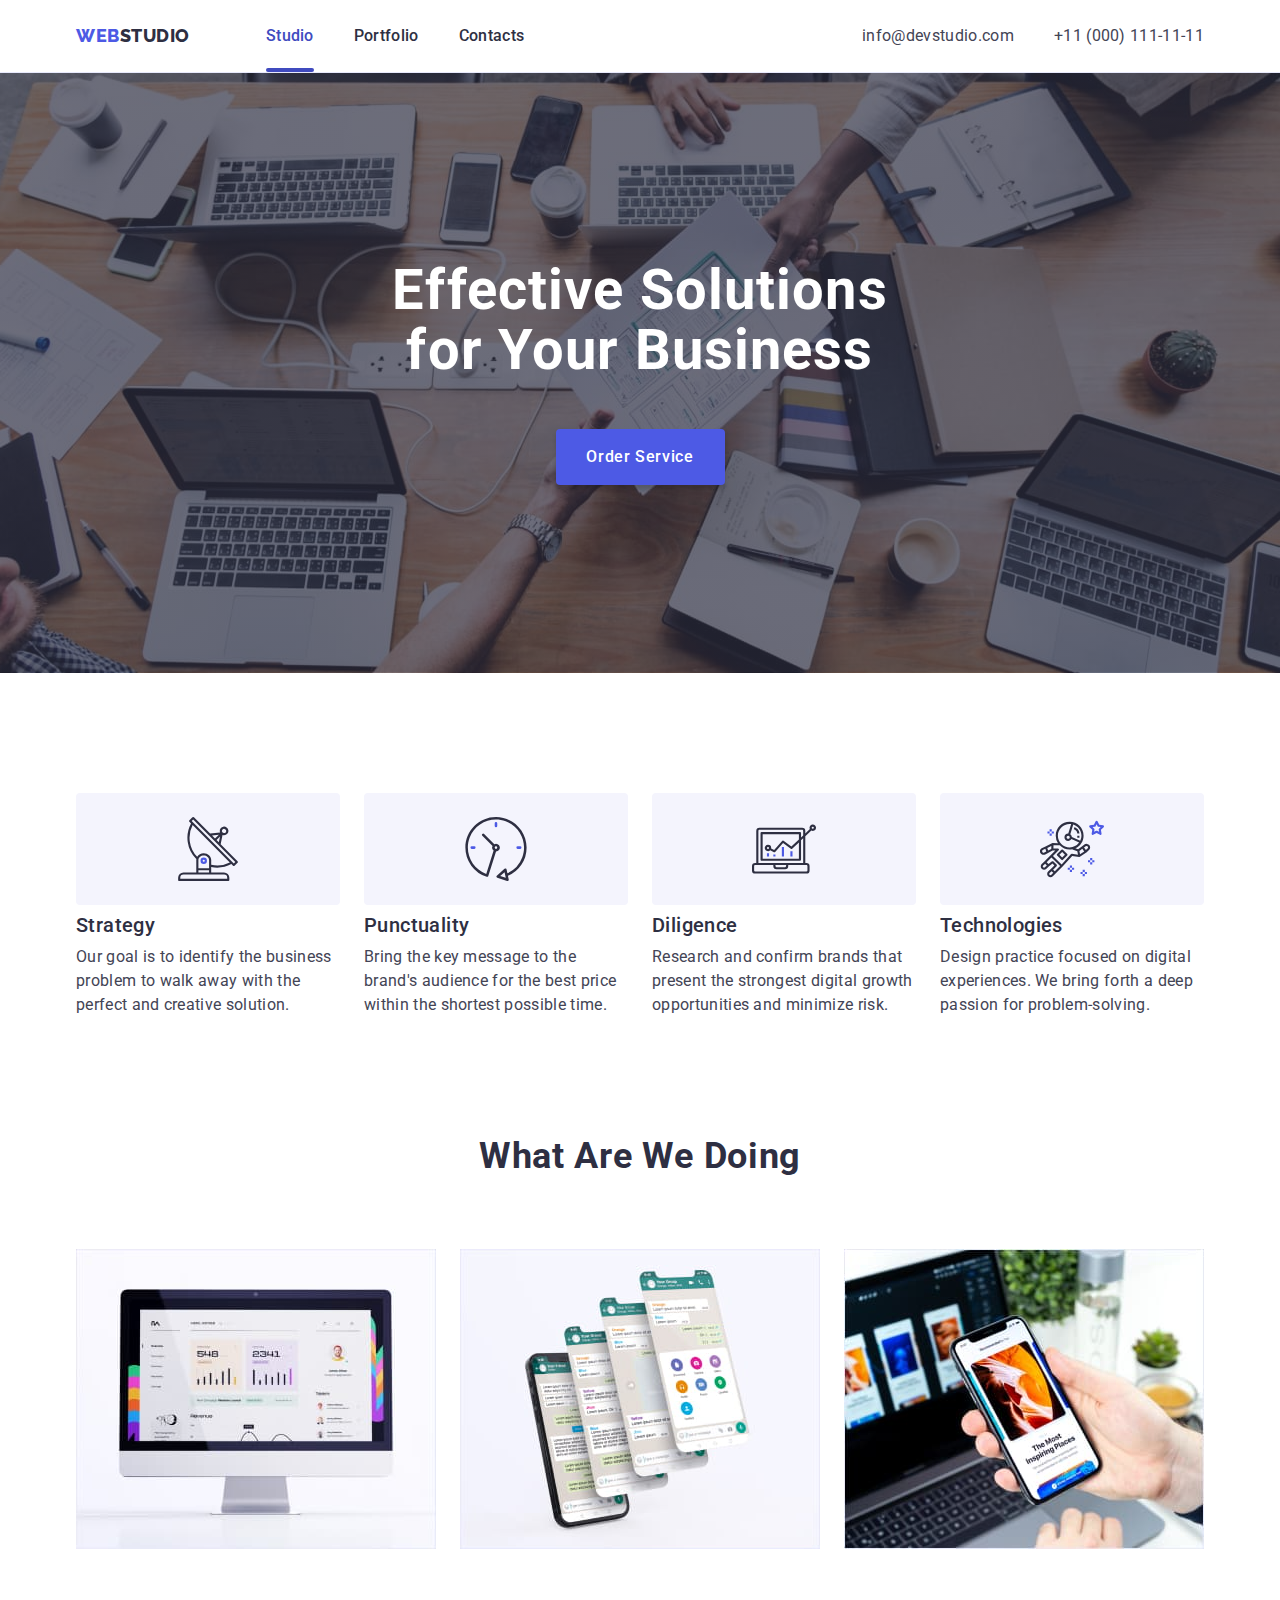
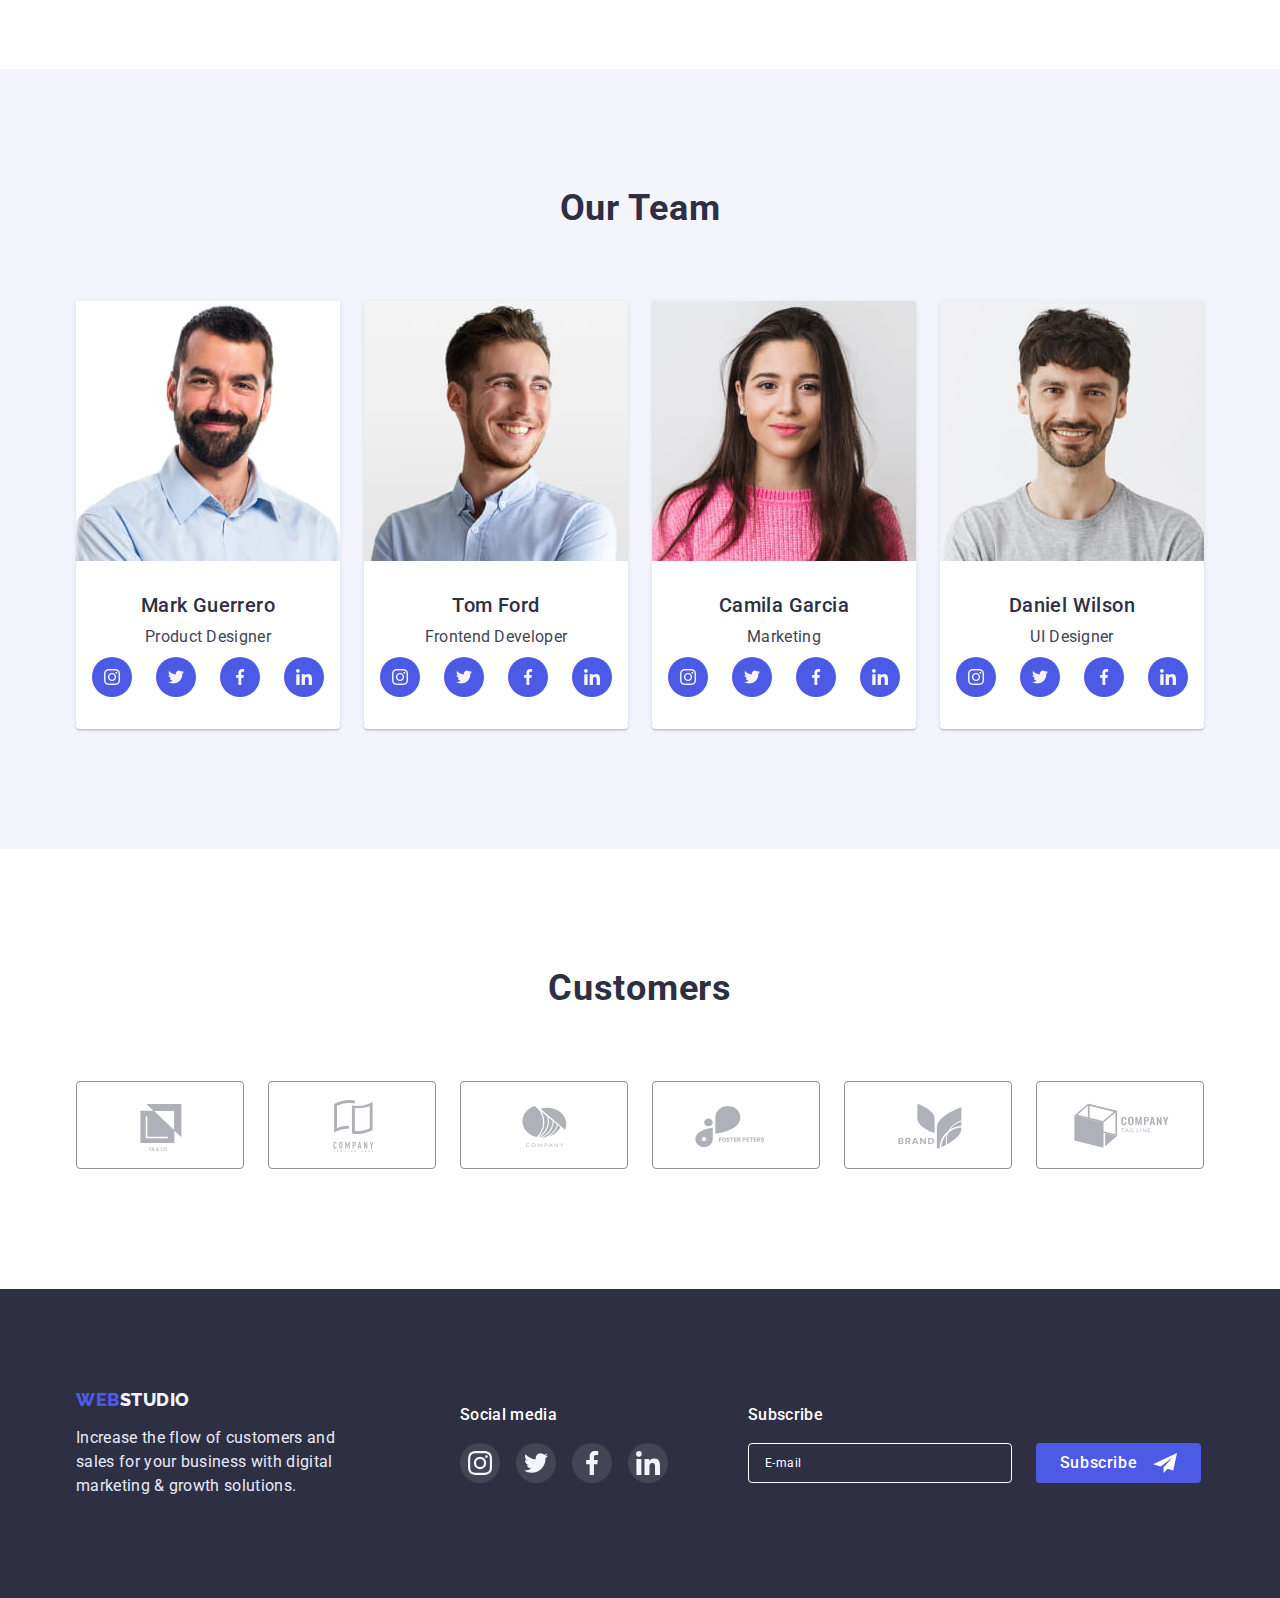
<file: index.html>
<!DOCTYPE html>
<html lang="en">

<head>
    <meta charset="UTF-8">
    <meta http-equiv="X-UA-Compatible" content="IE=edge">
    <meta name="viewport" content="width=device-width, initial-scale=1.0">
    <title>Webstudio</title>
    <link rel="preconnect" href="https://fonts.googleapis.com">
    <link rel="preconnect" href="https://fonts.gstatic.com" crossorigin>
    <link href="https://fonts.googleapis.com/css2?family=Raleway:wght@800&display=swap" rel="stylesheet">
    <link rel="preconnect" href="https://fonts.googleapis.com">
    <link rel="preconnect" href="https://fonts.gstatic.com" crossorigin>
    <link href="https://fonts.googleapis.com/css2?family=Roboto:wght@400;500;700;900&display=swap" rel="stylesheet">
    <link rel="stylesheet"
        href="https://cdnjs.cloudflare.com/ajax/libs/modern-normalize/1.1.0/modern-normalize.min.css">
    <link rel="stylesheet" href="./css/styles.css">
</head>

<body>
    <header class="header">
        <div class="container header-container">
            <nav class="header-navigate">
                <a href="./index.html" class="logo link">Web<span class="accent">Studio</span></a>
                <ul class="header-nav list">
                    <li><a class="our-links active-page link" href="./index.html">Studio</a></li>
                    <li><a class="our-links link" href="./portfolio.html">Portfolio</a></li>
                    <li><a class="our-links link" href="">Contacts</a></li>
                </ul>
            </nav>
            <address class="contacts-addresses">
                <ul class="contact-list list">
                    <li><a class="contact link" href="mailto:info@devstudio.com">info@devstudio.com</a></li>
                    <li><a class="contact link" href="tel:+110001111111">+11 (000) 111-11-11</a></li>
                </ul>
            </address>
        </div>
    </header>
    <main>
        <section class="section-blue">
            <div class="container">
                <h1 class="main-header">Effective Solutions for Your Business</h1>
                <button type="button" class="order-btn" data-modal-open>Order Service</button>
            </div>
        </section>
        <section class="about-us-section">
            <div class="container">
                <h2 class="visually-hidden">About us</h2>
                <ul class="about-us list">
                    <li class="aboutus-list-box">
                        <div class="about-us-svgbox">
                            <svg width="64" height="64" class="about-us-svg">
                                <use href="./images/about-us.svg#icon-antenna"></use>
                            </svg>
                        </div>
                        <h3 class="header-about-us">Strategy</h3>
                        <p class="desc-about-us">
                            Our goal is to identify the business
                            problem to walk away with the perfect and creative solution.
                        </p>
                    </li>
                    <li class="aboutus-list-box">
                        <div class="about-us-svgbox">
                            <svg width="64" height="64" class="about-us-svg">
                                <use href="./images/about-us.svg#icon-clock"></use>
                            </svg>
                        </div>
                        <h3 class="header-about-us">Punctuality</h3>
                        <p class="desc-about-us">
                            Bring the key message to the brand's audience for the best price within the shortest
                            possible
                            time.
                        </p>
                    </li>

                    <li class="aboutus-list-box">
                        <div class="about-us-svgbox">
                            <svg width="64" height="64" class="about-us-svg">
                                <use href="./images/about-us.svg#icon-diagram"></use>
                            </svg>
                        </div>
                        <h3 class="header-about-us">Diligence</h3>
                        <p class="desc-about-us">
                            Research and confirm brands that present the strongest digital growth opportunities and
                            minimize
                            risk.
                        </p>
                    </li>
                    <li class="aboutus-list-box">
                        <div class="about-us-svgbox">
                            <svg width="64" height="64" class="about-us-svg">
                                <use href="./images/about-us.svg#icon-astronaut"></use>
                            </svg>
                        </div>
                        <h3 class="header-about-us">Technologies</h3>
                        <p class="desc-about-us">
                            Design practice focused on digital experiences. We bring forth a deep passion for
                            problem-solving.
                        </p>
                    </li>
                </ul>
            </div>
        </section>
        <section class="our-work">
            <div class="container">
                <h2 class="header-work">What are we doing</h2>
                <ul class="our-work-list list">
                    <li><img src="./images/computer.jpg" alt="computer" width="360" height="300"></li>
                    <li><img src="./images/phone.jpg" alt="phone" width="360" height="300"></li>
                    <li><img src="./images/secondphone.jpg" alt="phone" width="360" height="300"></li>
                </ul>
            </div>

        </section>
        <section class="team">
            <div class="container">
                <h2 class="team-header">Our Team</h2>
                <ul class="team-list list">
                    <li class="team-card">
                        <img src="./images/mark.jpg" alt="mark" width="264" height="260">
                        <div class="team-box">
                            <h3 class="header-about-us">Mark Guerrero</h3>
                            <p class="proffesion">Product Designer</p>
                            <ul class="social-media-list list">
                                <li class="soc-item">
                                    <a class="soc-link link" href="">
                                        <svg width="16" height="16" class="soc-icon">
                                            <use href="./images/social-media.svg#icon-instagram"></use>
                                        </svg>
                                    </a>
                                </li>
                                <li class="soc-item">
                                    <a class="soc-link link" href="">
                                        <svg width="16" height="16" class="soc-icon">
                                            <use href="./images/social-media.svg#icon-twitter"></use>
                                        </svg>
                                    </a>
                                </li>
                                <li class="soc-item">
                                    <a class="soc-link link" href="">
                                        <svg width="16" height="16" class="soc-icon">
                                            <use href="./images/social-media.svg#icon-facebook"></use>
                                        </svg>
                                    </a>
                                </li>
                                <li class="soc-item">
                                    <a class="soc-link link" href="">
                                        <svg width="16" height="16" class="soc-icon">
                                            <use href="./images/social-media.svg#icon-linkedin"></use>
                                        </svg>
                                    </a>
                                </li>
                            </ul>
                        </div>
                    </li>
                    <li class="team-card">
                        <img src="./images/tom.jpg" alt="tom" width="264" height="260">
                        <div class="team-box">
                            <h3 class="header-about-us">Tom Ford</h3>
                            <p class="proffesion">Frontend Developer</p>
                            <ul class="social-media-list list">
                                <li class="soc-item">
                                    <a class="soc-link link" href="">
                                        <svg width="16" height="16" class="soc-icon">
                                            <use href="./images/social-media.svg#icon-instagram"></use>
                                        </svg>
                                    </a>
                                </li>
                                <li class="soc-item">
                                    <a class="soc-link link" href="">
                                        <svg width="16" height="16" class="soc-icon">
                                            <use href="./images/social-media.svg#icon-twitter"></use>
                                        </svg>
                                    </a>
                                </li>
                                <li class="soc-item">
                                    <a class="soc-link link" href="">
                                        <svg width="16" height="16" class="soc-icon">
                                            <use href="./images/social-media.svg#icon-facebook"></use>
                                        </svg>
                                    </a>
                                </li>
                                <li class="soc-item">
                                    <a class="soc-link link" href="">
                                        <svg width="16" height="16" class="soc-icon">
                                            <use href="./images/social-media.svg#icon-linkedin"></use>
                                        </svg>
                                    </a>
                                </li>
                            </ul>
                        </div>
                    </li>
                    <li class="team-card">
                        <img src="./images/camila.jpg" alt="camila" width="264" height="260">
                        <div class="team-box">

                            <h3 class="header-about-us">Camila Garcia</h3>
                            <p class="proffesion">Marketing</p>
                            <ul class="social-media-list list">
                                <li class="soc-item">
                                    <a class="soc-link link" href="">
                                        <svg width="16" height="16" class="soc-icon">
                                            <use href="./images/social-media.svg#icon-instagram"></use>
                                        </svg>
                                    </a>
                                </li>
                                <li class="soc-item">
                                    <a class="soc-link link" href="">
                                        <svg width="16" height="16" class="soc-icon">
                                            <use href="./images/social-media.svg#icon-twitter"></use>
                                        </svg>
                                    </a>
                                </li>
                                <li class="soc-item">
                                    <a class="soc-link link" href="">
                                        <svg width="16" height="16" class="soc-icon">
                                            <use href="./images/social-media.svg#icon-facebook"></use>
                                        </svg>
                                    </a>
                                </li>
                                <li class="soc-item">
                                    <a class="soc-link link" href="">
                                        <svg width="16" height="16" class="soc-icon">
                                            <use href="./images/social-media.svg#icon-linkedin"></use>
                                        </svg>
                                    </a>
                                </li>
                            </ul>
                        </div>
                    </li>
                    <li class="team-card"><img src="./images/daniel.jpg" alt="daniel" width="264" height="260">
                        <div class="team-box">
                            <h3 class="header-about-us">Daniel Wilson</h3>
                            <p class="proffesion">UI Designer</p>
                            <ul class="social-media-list list">
                                <li class="soc-item">
                                    <a class="soc-link link" href="">
                                        <svg width="16" height="16" class="soc-icon">
                                            <use href="./images/social-media.svg#icon-instagram"></use>
                                        </svg>
                                    </a>
                                </li>
                                <li class="soc-item">
                                    <a class="soc-link link" href="">
                                        <svg width="16" height="16" class="soc-icon">
                                            <use href="./images/social-media.svg#icon-twitter"></use>
                                        </svg>
                                    </a>
                                </li>
                                <li class="soc-item">
                                    <a class="soc-link link" href="">
                                        <svg width="16" height="16" class="soc-icon">
                                            <use href="./images/social-media.svg#icon-facebook"></use>
                                        </svg>
                                    </a>
                                </li>
                                <li class="soc-item">
                                    <a class="soc-link link" href="">
                                        <svg width="16" height="16" class="soc-icon">
                                            <use href="./images/social-media.svg#icon-linkedin"></use>
                                        </svg>
                                    </a>
                                </li>
                            </ul>
                        </div>
                    </li>
                </ul>
            </div>
        </section>
        <section class="customer-section">
            <div class="container">
                <h2 class="customers-header">Customers</h2>
                <ul class="customers-list list">
                    <li class="customer-item">
                        <a class="customer-link link" href="">
                            <svg width="104" height="56" class="customer-svg">
                                <use href="./images/customers.svg#icon-Logo"></use>
                            </svg>
                        </a>
                    </li>
                    <li class="customer-item">
                        <a class="customer-link link" href="">
                            <svg width="104" height="56" class="customer-svg">
                                <use href="./images/customers.svg#icon-Logo-second"></use>
                            </svg>
                        </a>
                    </li>
                    <li class="customer-item">
                        <a class="customer-link link" href="">
                            <svg width="104" height="56" class="customer-svg">
                                <use href="./images/customers.svg#icon-Logo-third"></use>
                            </svg>
                        </a>
                    </li>
                    <li class="customer-item">
                        <a class="customer-link link" href="">
                            <svg width="104" height="56" class="customer-svg">
                                <use href="./images/customers.svg#icon-Logo-fourth"></use>
                            </svg>
                        </a>
                    </li>
                    <li class="customer-item">
                        <a class="customer-link link" href="">
                            <svg width="104" height="56" class="customer-svg">
                                <use href="./images/customers.svg#icon-Logo-fifth"></use>
                            </svg>
                        </a>
                    </li>
                    <li class="customer-item">
                        <a class="customer-link link" href="">
                            <svg width="104" height="56" class="customer-svg">
                                <use href="./images/customers.svg#icon-Logo-sixth"></use>
                            </svg>
                        </a>
                    </li>
                </ul>

            </div>
        </section>
    </main>
    <footer class="footer">
        <div class="container footer-container">

            <div class="footer-logo-box">
                <a class="footer-logo link" href="./index.html">Web<span class="second-accent">Studio</span></a>
                <p class="footer-paragraph">Increase the flow of customers and sales for your business with digital
                    marketing &
                    growth solutions.
                </p>
            </div>
            <div class="wrap">
                <div class="footer-soc-box">
                    <p class="social-media-paragraph">Social media</p>
                    <ul class="footer-social-media list">
                        <li class="second-soc-item">
                            <a class="second-soc-link link" href="">
                                <svg width="24" height="24" class="second-soc-icon">
                                    <use href="./images/social-media.svg#icon-instagram"></use>
                                </svg>
                            </a>
                        </li>
                        <li class="second-soc-item">
                            <a class="second-soc-link link" href="">
                                <svg width="24" height="24" class="second-soc-icon">
                                    <use href="./images/social-media.svg#icon-twitter"></use>
                                </svg>
                            </a>
                        </li>
                        <li class="second-soc-item">
                            <a class="second-soc-link link" href="">
                                <svg width="24" height="24" class="second-soc-icon">
                                    <use href="./images/social-media.svg#icon-facebook"></use>
                                </svg>
                            </a>
                        </li>
                        <li class="second-soc-item">
                            <a class="second-soc-link link" href="">
                                <svg width="24" height="24" class="second-soc-icon">
                                    <use href="./images/social-media.svg#icon-linkedin"></use>
                                </svg>
                            </a>
                        </li>
                    </ul>
                </div>
            </div>
            <div>
                <p class="subscribe-form-title">Subscribe</p>
                <form name="subscribe-form">
                    <div class="subscribe-form-wrap">
                        <label for="subscribe-email-input"></label>
                        <div class="email-input-wrap"><input id="subscribe-email-input" class="subscribe-form-input"
                                type="email" placeholder="E-mail" required></div>
                        <button class="subscribe-form-btn" type="submit">Subscribe
                            <svg width="24" height="24" class="subscribe-form-svg">
                                <use href="./images/paper-plane.svg#icon-Frame-3"></use>
                            </svg>
                        </button>
                    </div>
                </form>
            </div>
        </div>
    </footer>
    <div class="backdrop is-hidden" data-modal>
        <div class="modal">
            <button class="close-btn" type="button" data-modal-close>
                <svg width="8" height="8" class="svg-close-btn">
                    <use href="./images/closebtn.svg#icon-closebtn"></use>
                </svg>
            </button>
            <p class="modal-title">Leave your contacts and we will call you back</p>
            <form class="modal-form" name="contact-form">
                <label for="username-input"><span class="modal-label-text">Name</span></label>
                <div class="modal-wrap">
                    <input id="username-input" class="modal-input" type="text" name="username" minlength="2" autofocus
                        required />
                    <svg width="18" height="24" class="modal-icon">
                        <use href="./images/form.svg#icon-person"></use>
                    </svg>
                </div>

                <label for="userphone-input"><span class="modal-label-text modal-label-text-margin">Phone</span></label>
                <div class="modal-wrap">
                    <input id="userphone-input" class="modal-input" type="tel" name="userphone" required />
                    <svg width="18" height="24" class="modal-icon">
                        <use href="./images/form.svg#icon-phone"></use>
                    </svg>
                </div>

                <label for="email-input"><span class="modal-label-text modal-label-text-margin">Email</span></label>

                <div class="modal-wrap">
                    <input id="email-input" class="modal-input" type="email" name="user-email" required />
                    <svg width="18" height="24" class="modal-icon">
                        <use href="./images/form.svg#icon-email"></use>
                    </svg>
                </div>

                <label for="comment-area"><span class="modal-label-text modal-label-text-margin">Comment</span></label>
                <textarea id="comment-area" class="textarea-commment" name="comment" rows="10"
                    placeholder="Text input"></textarea>
                <label class="modal-checkbox-input">

                    <input class="modal-input-checkbox visually-hidden" type="checkbox" name="terms" value="true"
                        required>
                    <span class="checkbox-span">
                        <svg width="10" height="8">
                            <use href="./images/vector.svg#icon-Vector"></use>
                        </svg>
                    </span>
                    <span class="modal-termins">I accept the terms and conditions of the <a class="modal-term-link link"
                            href="">Privacy
                            Policy</a></span>
                </label>
                <button class="modal-button" type="submit">Send</button>
            </form>
        </div>
    </div>
    <script src="./js/modal.js"></script>
</body>

</html>
</file>
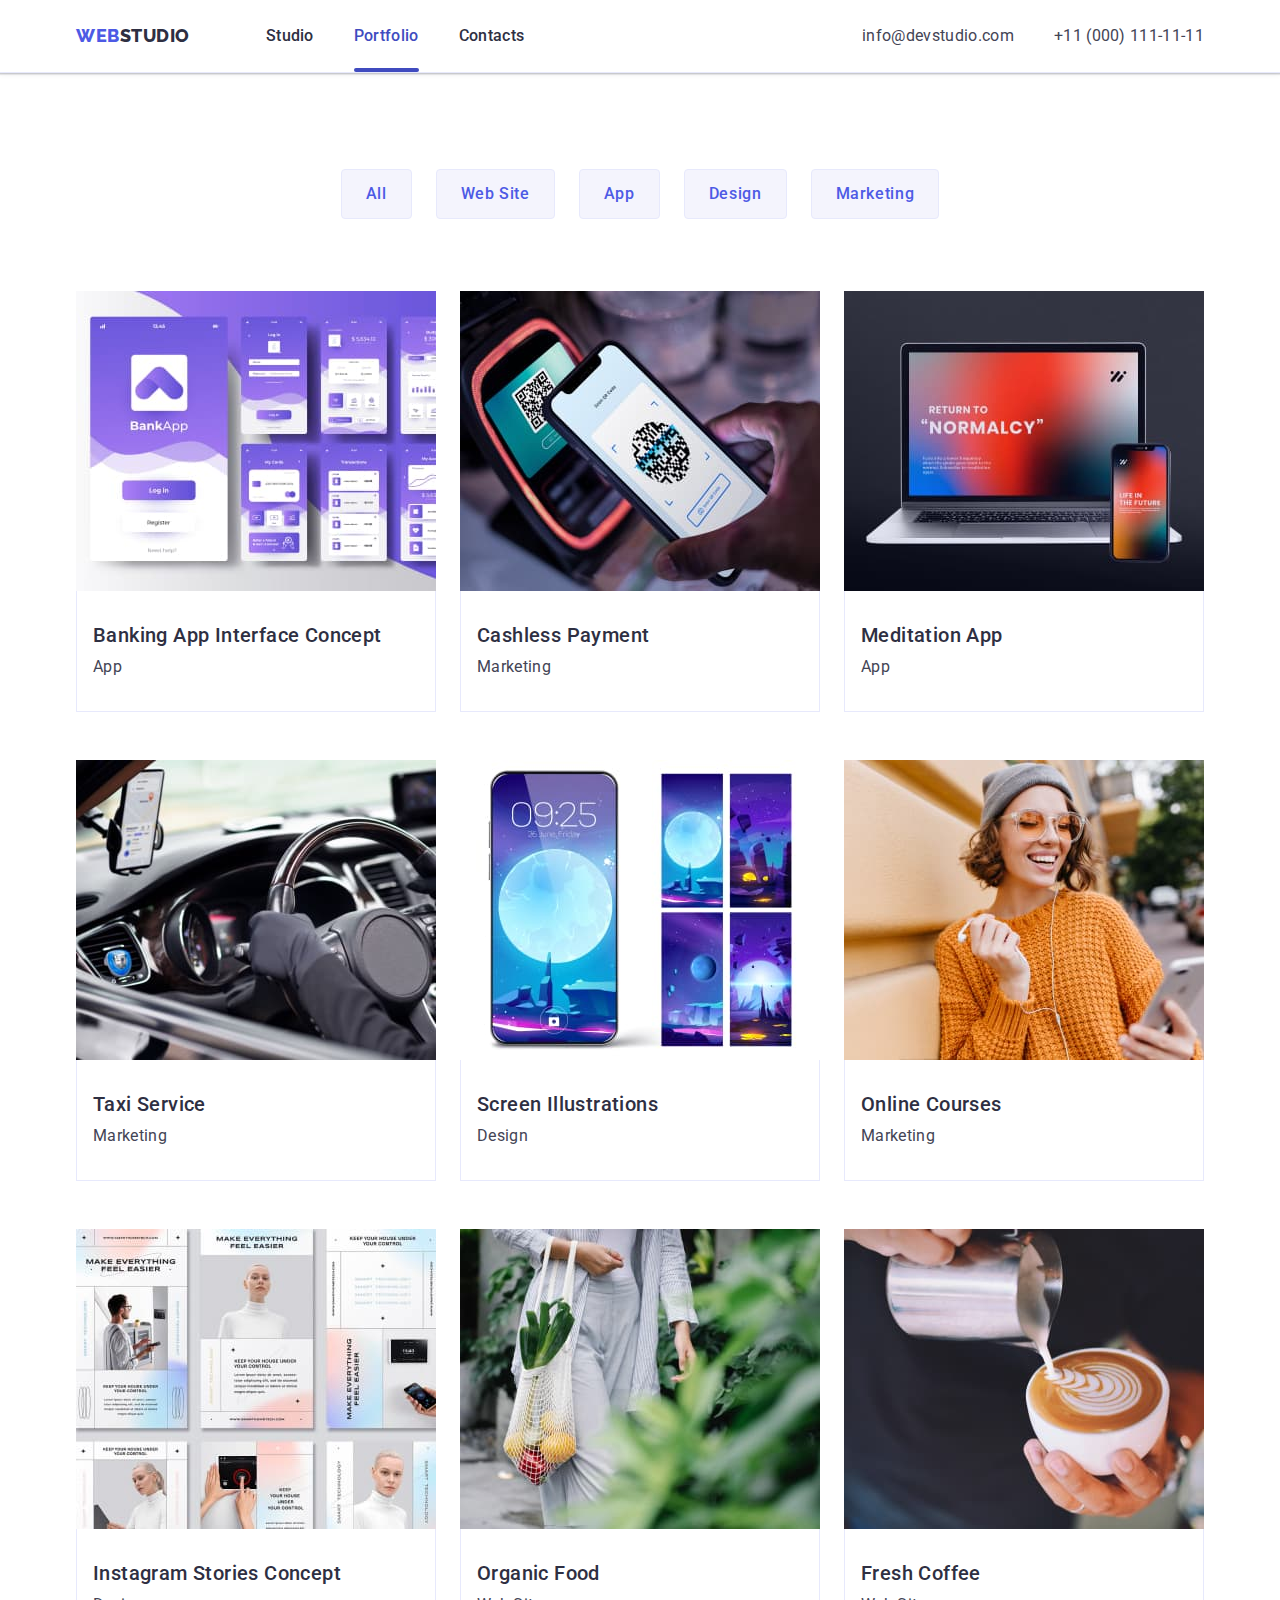
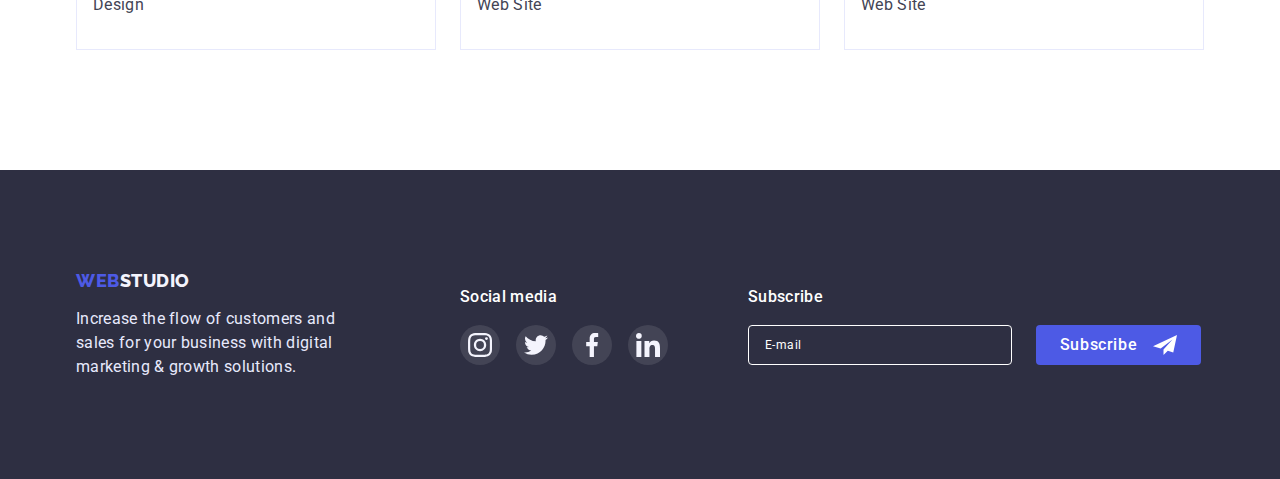
<file: portfolio.html>
<!DOCTYPE html>
<html lang="en">

<head>
    <meta charset="UTF-8">
    <meta http-equiv="X-UA-Compatible" content="IE=edge">
    <meta name="viewport" content="width=device-width, initial-scale=1.0">
    <title>Webstudio</title>
    <link rel="preconnect" href="https://fonts.googleapis.com">
    <link rel="preconnect" href="https://fonts.gstatic.com" crossorigin>
    <link href="https://fonts.googleapis.com/css2?family=Raleway:wght@800&display=swap" rel="stylesheet">
    <link rel="preconnect" href="https://fonts.googleapis.com">
    <link rel="preconnect" href="https://fonts.gstatic.com" crossorigin>
    <link href="https://fonts.googleapis.com/css2?family=Roboto:wght@400;500;700;900&display=swap" rel="stylesheet">
    <link rel="stylesheet"
        href="https://cdnjs.cloudflare.com/ajax/libs/modern-normalize/1.1.0/modern-normalize.min.css">
    <link rel="stylesheet" href="./css/styles.css">
</head>

<body>
    <header class="header">
        <div class="container header-container">
            <nav class="header-navigate">
                <a href="./index.html" class="logo link">Web<span class="accent">Studio</span></a>
                <ul class="header-nav list">
                    <li><a class="our-links link" href="./index.html">Studio</a></li>
                    <li><a class="our-links active-page link" href="./portfolio.html">Portfolio</a></li>
                    <li><a class="our-links link" href="">Contacts</a></li>
                </ul>
            </nav>
            <address class="contacts-addresses">
                <ul class="contact-list list">
                    <li><a class="contact link" href="mailto:info@devstudio.com">info@devstudio.com</a></li>
                    <li><a class="contact link" href="tel:+110001111111">+11 (000) 111-11-11</a></li>
                </ul>
            </address>
        </div>
    </header>
    <main>
        <section class="main-section">
            <div class="container">
                <h1 class="visually-hidden">filter</h1>
                <ul class="buttons-list list">
                    <li class="list"><button class="btns" type="button">All</button></li>
                    <li class="list"><button class="btns" type="button">Web Site</button></li>
                    <li class="list"><button class="btns" type="button">App</button></li>
                    <li class="list"><button class="btns" type="button">Design</button></li>
                    <li class="list"><button class="btns" type="button">Marketing</button></li>
                </ul>

                <ul class="portfolio list">
                    <li class="portfolio-card">
                        <a class="portfolio-link link" href="">
                            <div class="portfolio-wrap">
                                <img src="./images/concept.jpg" alt="Banking App Interface Concept" width="360"
                                    height="300">
                                <p class="text-on-image">14 Stylish and User-Friendly App Design Concepts · Task Manager
                                    App
                                    · Calorie Tracker App · Exotic Fruit Ecommerce App ·
                                    Cloud Storage App
                                </p>
                            </div>
                            <div class="portfolio-box">
                                <h2 class="apps-header">Banking App Interface Concept</h2>
                                <p class="apps-desc">App</p>
                            </div>
                        </a>
                    </li>
                    <li class="portfolio-card">
                        <a class="portfolio-link link" href="">
                            <div class="portfolio-wrap">
                                <img src="./images/payment.jpg" alt="Cashless payment" width="360" height="300">
                                <p class="text-on-image">14 Stylish and User-Friendly App Design Concepts · Task Manager
                                    App
                                    · Calorie Tracker App · Exotic Fruit Ecommerce App ·
                                    Cloud Storage App
                                </p>
                            </div>
                            <div class="portfolio-box">
                                <h2 class="apps-header">Cashless Payment</h2>
                                <p class="apps-desc">Marketing</p>
                            </div>
                        </a>
                    </li>
                    <li class="portfolio-card">
                        <a class="portfolio-link link" href="">
                            <div class="portfolio-wrap">
                                <img src="./images/meditation.jpg" alt="Meditaion app in devices screen" width="360"
                                    height="300">
                                <p class="text-on-image">14 Stylish and User-Friendly App Design Concepts · Task Manager
                                    App
                                    · Calorie Tracker App · Exotic Fruit Ecommerce App ·
                                    Cloud Storage App
                                </p>
                            </div>
                            <div class="portfolio-box">
                                <h2 class="apps-header">Meditation App</h2>
                                <p class="apps-desc">App</p>
                            </div>
                        </a>
                    </li>
                    <li class="portfolio-card">
                        <a class="portfolio-link link" href="">
                            <div class="portfolio-wrap">
                                <img src="./images/taxiservice.jpg" alt="taxi salon" width="360" height="300">
                                <p class="text-on-image">14 Stylish and User-Friendly App Design Concepts · Task Manager
                                    App
                                    · Calorie Tracker App · Exotic Fruit Ecommerce App ·
                                    Cloud Storage App
                                </p>
                            </div>
                            <div class="portfolio-box">
                                <h2 class="apps-header">Taxi Service</h2>
                                <p class="apps-desc">Marketing</p>
                            </div>
                        </a>
                    </li>
                    <li class="portfolio-card">
                        <a class="portfolio-link link" href="">
                            <div class="portfolio-wrap">
                                <img src="./images/illustrations.jpg" alt="Screen illustrations in phone screen"
                                    width="360" height="300">
                                <p class="text-on-image">14 Stylish and User-Friendly App Design Concepts · Task Manager
                                    App
                                    · Calorie Tracker App · Exotic Fruit Ecommerce App ·
                                    Cloud Storage App
                                </p>
                            </div>
                            <div class="portfolio-box">
                                <h2 class="apps-header">Screen Illustrations</h2>
                                <p class="apps-desc">Design</p>
                            </div>
                        </a>
                    </li>
                    <li class="portfolio-card">
                        <a class="portfolio-link link" href="">
                            <div class="portfolio-wrap">
                                <img src="./images/courses.jpg" alt="Girl joined the couces by her phone" width="360"
                                    height="300">
                                <p class="text-on-image">14 Stylish and User-Friendly App Design Concepts · Task Manager
                                    App
                                    · Calorie Tracker App · Exotic Fruit Ecommerce App ·
                                    Cloud Storage App
                                </p>
                            </div>
                            <div class="portfolio-box">
                                <h2 class="apps-header">Online Courses</h2>
                                <p class="apps-desc">Marketing</p>
                            </div>
                        </a>
                    </li>
                    <li class="portfolio-card">
                        <a class="portfolio-link link" href="">
                            <div class="portfolio-wrap">
                                <img src="./images/stories.jpg" alt="Instagram stories concept" width="360"
                                    height="300">
                                <p class="text-on-image">14 Stylish and User-Friendly App Design Concepts · Task Manager
                                    App
                                    · Calorie Tracker App · Exotic Fruit Ecommerce App ·
                                    Cloud Storage App
                                </p>
                            </div>
                            <div class="portfolio-box">
                                <h2 class="apps-header">Instagram Stories Concept</h2>
                                <p class="apps-desc">Design</p>
                            </div>
                        </a>
                    </li>
                    <li class="portfolio-card">
                        <a class="portfolio-link link" href="">
                            <div class="portfolio-wrap">
                                <img src="./images/food.jpg" alt="Woman carries a bag of vegetables" width="360"
                                    height="300">
                                <p class="text-on-image">14 Stylish and User-Friendly App Design Concepts · Task Manager
                                    App
                                    · Calorie Tracker App · Exotic Fruit Ecommerce App ·
                                    Cloud Storage App
                                </p>
                            </div>
                            <div class="portfolio-box">
                                <h2 class="apps-header">Organic Food</h2>
                                <p class="apps-desc">Web Site</p>
                            </div>
                        </a>
                    </li>
                    <li class="portfolio-card">
                        <a class="portfolio-link link" href="">
                            <div class="portfolio-wrap">
                                <img src="./images/coffee.jpg" alt="A man pours coffee into a mug" width="360"
                                    height="300">
                                <p class="text-on-image">14 Stylish and User-Friendly App Design Concepts · Task Manager
                                    App
                                    · Calorie Tracker App · Exotic Fruit Ecommerce App ·
                                    Cloud Storage App
                                </p>
                            </div>
                            <div class="portfolio-box">
                                <h2 class="apps-header">Fresh Coffee</h2>
                                <p class="apps-desc">Web Site</p>
                            </div>
                        </a>
                    </li>
                </ul>
            </div>
        </section>
    </main>
    <footer class="footer">
        <div class="container footer-container">

            <div class="footer-logo-box">
                <a class="footer-logo link" href="./index.html">Web<span class="second-accent">Studio</span></a>
                <p class="footer-paragraph">Increase the flow of customers and sales for your business with digital
                    marketing &
                    growth solutions.
                </p>
            </div>
            <div class="wrap">
                <div class="footer-soc-box">
                    <p class="social-media-paragraph">Social media</p>
                    <ul class="footer-social-media list">
                        <li class="second-soc-item">
                            <a class="second-soc-link link" href="">
                                <svg width="24" height="24" class="second-soc-icon">
                                    <use href="./images/social-media.svg#icon-instagram"></use>
                                </svg>
                            </a>
                        </li>
                        <li class="second-soc-item">
                            <a class="second-soc-link link" href="">
                                <svg width="24" height="24" class="second-soc-icon">
                                    <use href="./images/social-media.svg#icon-twitter"></use>
                                </svg>
                            </a>
                        </li>
                        <li class="second-soc-item">
                            <a class="second-soc-link link" href="">
                                <svg width="24" height="24" class="second-soc-icon">
                                    <use href="./images/social-media.svg#icon-facebook"></use>
                                </svg>
                            </a>
                        </li>
                        <li class="second-soc-item">
                            <a class="second-soc-link link" href="">
                                <svg width="24" height="24" class="second-soc-icon">
                                    <use href="./images/social-media.svg#icon-linkedin"></use>
                                </svg>
                            </a>
                        </li>
                    </ul>
                </div>
            </div>
            <div>
                <p class="subscribe-form-title">Subscribe</p>
                <form name="subscribe-form">
                    <div class="subscribe-form-wrap">
                        <label for="subscribe-email-input"></label>
                        <div class="email-input-wrap"><input id="subscribe-email-input" class="subscribe-form-input"
                                type="email" placeholder="E-mail" required></div>
                        <button class="subscribe-form-btn" type="submit">Subscribe
                            <svg width="24" height="24" class="subscribe-form-svg">
                                <use href="./images/paper-plane.svg#icon-Frame-3"></use>
                            </svg>
                        </button>
                    </div>
                </form>
            </div>
        </div>
    </footer>
</body>

</html>
</file>
<file: css/styles.css>
:root {
    --brand-color: #4d5ae5;
    --second-color: #2E2F42;
    --third-color: #434455;
    --fourth-color: #404bbf;
    --fifth-color: #FFFFFF;
    --sixth-color: #F4F4FD;
    --seventh-color: #E7E9FC;
    --border-color: #8E8F99;
}
p, h1, h2, h3, h4, h5, h6 {
    margin: 0;
}
ul {
    padding-left: 0;
    margin: 0;
}
button {
    cursor: pointer;
}
address {
    font-style: normal;
}
body {
    font-family: 'Roboto', sans-serif;
    color: #434455;
    
}
img {
    display: block;
}
.header {
    /* padding-top: 24px; */
    border-bottom: 1px solid #E7E9FC;
    box-shadow: 0px 2px 1px rgba(46, 47, 66, 0.08), 0px 1px 1px rgba(46, 47, 66, 0.16), 0px 1px 6px rgba(46, 47, 66, 0.08);
}
.container {
    width: 1158px;
padding-left: 15px;
padding-right: 15px;
margin: 0 auto;
}
.header-container {
    display: flex;
}
.header-navigate {
    display: flex;
    align-items: center;
    margin-right: auto;
}
.logo {
    font-family: 'Raleway', sans-serif;
        font-weight: 800;
        font-size: 18px;
        line-height: 1.17;
    color:var(--brand-color);
    letter-spacing: 0.03em;
    text-transform: uppercase;
    margin-right: 76px;
}
.link {
    text-decoration: none;
}
.accent {
    color:var(--second-color);
}
.our-work-list {
    display: flex;
    margin-top: 72px;
}
.our-work-list li:not(:last-child) {
    margin-right: 24px;
}
.list {
    list-style: none;
}
.header-nav {
    display: flex;
    gap: 40px;
    position: relative;
}

.our-links {
    font-family: 'Roboto', sans-serif;
font-weight: 500;
font-size: 16px;
line-height: 1.5;
letter-spacing: 0.02em;
color:var(--second-color);
    padding-top: 24px;
     padding-bottom: 24px;
    display: block;
text-decoration: none;
transition-property: color;
    transition-duration: 250ms;
    transition-timing-function: cubic-bezier(0.4, 0, 0.2, 1);
}
.active-page {
    position: relative;
    color: var(--fourth-color);
}

.header-nav .our-links:is(:hover, :focus) {
    color: var(--fourth-color);
}
.active-page::after {
    position: absolute;
    left: 0px;
    bottom: 0px;
    content: '';
    width: 100%;
    height: 4px;
    background-color: var(--fourth-color);
    border-radius: 2px;
}
.contact {
    font-family: 'Roboto', sans-serif;
font-size: 16px;
line-height: 1.5;
letter-spacing: 0.02em;
color: var(--third-color);
text-decoration: none;
transition-property: color;
transition-duration: 250ms;
transition-timing-function: cubic-bezier(0.4, 0, 0.2, 1);
}
.contacts-addresses {
       display: flex;
    align-items: center;
    justify-content: center;
}
.contact-list {
display: flex;
    gap: 40px;
}
.contact-list .contact:is(:hover, :focus) {
    color: var(--fourth-color);
}
.section-blue {
    max-width: 1440px;
    margin: 0 auto;
    background-image: linear-gradient(rgba(46, 47, 66, 0.7), rgba(46, 47, 66, 0.7)), url(../images/backgroundimage.jpg);
    background-repeat: no-repeat;
    background-position: center;
    background-size: cover;
    background-color: var(--second-color);
    padding-top: 188px;
    padding-bottom: 188px;
}
.about-us-section {
    padding-top: 120px;
    padding-bottom: 120px;
}
.visually-hidden {
    position: absolute;
    width: 1px;
    height: 1px;
    margin: -1px;
    border: 0;
    padding: 0;
    white-space: nowrap;
    clip-path: inset(100%);
    clip: rect(0 0 0 0);
    overflow: hidden;
}
.about-us {
    display: flex;
}

.about-us .aboutus-list-box:not(:last-child) {
    margin-right: 24px;
}
.aboutus-list-box {
min-width: 264px;
flex-basis: auto 264px;
}
.about-us-svgbox {
    display: flex;
    width: 264px;
    height: 112px;
    align-items: center;
    justify-content: center;
    margin-bottom: 8px;
    background-color: var(--sixth-color);
    border-radius: 4px;
}
.main-header {
    font-family: 'Roboto', sans-serif;
font-weight: 700;
font-size: 56px;
line-height: 1.07;
letter-spacing: 0.02em;
color: var(--fifth-color);
text-align: center;
max-width: 496px;
margin: 0 auto;
}

.order-btn {
    font-family: 'Roboto', sans-serif;
        font-weight: 500;
        font-size: 16px;
        line-height: 1.5;
        letter-spacing: 0.04em;
        color: var(--fifth-color);
        background-color: var(--brand-color);
        cursor: pointer;
        border: none;
        border-radius: 4px;
        display: block;
        margin: 48px auto 0 auto;
        width: 169px;
        height: 56px;
        box-shadow: 0px 4px 4px rgba(0, 0, 0, 0.15);
        transition-property: background-color, color;
        transition-duration: 250ms;
        transition-timing-function: cubic-bezier(0.4, 0, 0.2, 1);
}
.order-btn:is(:hover, :focus) {
    background-color: var(--fourth-color);
    color: var(--fifth-color);
}
.team-box {
    padding-top: 32px;
    padding-bottom: 32px;
}
.header-about-us {
    margin-bottom: 8px;
}
.about-us .header-about-us {
        font-weight: 500;
        font-size: 20px;
        line-height: 1.2;
        letter-spacing: 0.02em;
        color: var(--second-color);
}
.social-media-list {
    display: flex;
    justify-content: center;
    gap: 24px;
}
.soc-item {
    width: 40px;
    height: 40px;
}

.soc-link {
    width: 100%;
    height: 100%;
    border-radius: 50%;
    background-color: var(--brand-color);
    display: flex;
    align-items: center;
    justify-content: center;
    transition-property: background-color;
    transition-duration: 250ms;
    transition-timing-function: cubic-bezier(0.4, 0, 0.2, 1);
}
.soc-icon {
    fill: var(--sixth-color);
}
.soc-link:is(:hover, :focus) {
background-color: var(--fourth-color);
}
.about-us .desc-about-us {
    font-size: 16px;
    line-height: 1.5;
    letter-spacing: 0.02em;
    color: var(--third-color);
}
.our-work {
padding-bottom: 120px;
}
.our-work .header-work {
font-weight: 700;
font-size: 36px;
line-height: 1.11;
letter-spacing: 0.02em;
color: var(--second-color);
text-align: center;
text-transform: capitalize;
}
.team {
background-color: var(--sixth-color);
padding-top: 120px;
padding-bottom: 120px;

}
.team .team-header {
        font-weight: 700;
        font-size: 36px;
        line-height: 1.11;
        text-align: center;
        letter-spacing: 0.02em;
        text-transform: capitalize;
        color: var(--second-color);
}
.team-list {
    display: flex;
    margin-top: 72px;
}
.team-card {
    max-width: 264px;
    background-color: #fff;
    text-align: center;
    border-radius: 0px 0px 4px 4px;
    box-shadow: 0px 1px 6px rgba(46, 47, 66, 0.08), 0px 1px 1px rgba(46, 47, 66, 0.16), 0px 2px 1px rgba(46, 47, 66, 0.08);
    border-radius: 0px 0px 4px 4px;
}

 .team-list .team-card:not(:last-child) {
    margin-right: 24px;
 }       
.team-list .header-about-us {
        font-weight: 500;
        font-size: 20px;
        line-height: 1.2;
        letter-spacing: 0.02em;
        color: var(--second-color);
}
.team-list .proffesion {
        font-size: 16px;
        line-height: 1.5;
        letter-spacing: 0.02em;
        color: var(--third-color);
        margin-bottom: 8px;
}
.customer-section {
    padding-top: 120px;
    padding-bottom: 120px;
}
.customers-header {
        font-size: 36px;
        line-height: 1.11;
        text-align: center;
        letter-spacing: 0.02em;
        color: var(--second-color);
        margin-bottom: 72px;
}
.customers-list {
    display: flex;
    gap: 24px;
    justify-content: center;
}
.customer-item {
    width: 168px;
    height: 88px;
}
.customer-link {
    width: 100%;
    height: 100%;
    border: 1px solid var(--border-color);
    border-radius: 4px;
    display: flex;
    justify-content: center;
    align-items: center;
    transition-property: border;
    transition-duration: 250ms;
    transition-timing-function: cubic-bezier(0.4, 0, 0.2, 1);
}
.customer-svg {
    fill: #AFB1B8;
        transition-property: fill;
            transition-duration: 250ms;
            transition-timing-function: cubic-bezier(0.4, 0, 0.2, 1);
}
.customer-link:hover {
    border: 1px solid var(--fourth-color);
}
.customer-link:hover .customer-svg {
    fill: var(--fourth-color);
}
.footer {
    background-color: var(--second-color);
    padding-top: 100px;
    padding-bottom: 100px;
}
.footer-logo {
    font-family: 'Raleway', sans-serif;
        font-weight: 800;
        font-size: 18px;
        line-height: 1.17;
        letter-spacing: 0.03em;
color: var(--brand-color);
        text-decoration: none;
        text-transform: uppercase;
}
.social-media-paragraph {
        font-weight: 500;
        font-size: 16px;
        line-height: 1.5;
        letter-spacing: 0.02em;
        color: var(--fifth-color);
        margin-bottom: 16px;
}
.footer-paragraph {
        font-size: 16px;
        line-height: 1.5;
        letter-spacing: 0.02em;
        color: var(--seventh-color);
        margin-top: 16px;
        width: 264px;
}
.second-accent {
    color: var(--sixth-color);
}
/* portfolio page */
.main-section {
padding-top: 96px; 
padding-bottom: 120px;   
}       
.buttons-list{
    display: flex;
    column-gap: 24px;
    row-gap: 48px;
    justify-content: center;
}
.buttons-list .btns {
    font-family: 'Roboto', sans-serif;
        font-weight: 500;
        font-size: 16px;
        line-height: 1.5;
        letter-spacing: 0.04em;
        color: var(--brand-color);
        background-color: var(--sixth-color);
        border: 1px solid var(--seventh-color);
        border-radius: 4px;
        cursor: pointer;
        padding: 12px 24px;
        
}
.buttons-list .btns:is(:hover, :focus) {
color: var(--fifth-color);
background-color: var(--fourth-color) ;
box-shadow: 0px 3px 1px rgba(0, 0, 0, 0.1), 0px 2px 1px rgba(0, 0, 0, 0.08), 0px 2px 2px rgba(0, 0, 0, 0.12);
border-color: transparent;
}
.apps-header {
    font-weight: 500;
    font-size: 20px;
    line-height: 1.2;
    letter-spacing: 0.02em;
    color: var(--second-color);
    margin-bottom: 8px;
}
.portfolio {
    display: flex;
    margin-top: 72px;
    flex-wrap: wrap;
}
.portfolio-card:not(:nth-child(3n+3)) {
width: 360px;
margin-right: 24px;
}
.portfolio-card {
    width: 360px;
}
.portfolio-card:not(:nth-child(n+7)) {
    margin-bottom: 48px ;
}
.portfolio-link:is(:hover, :focus) .text-on-image {
transform: translateY(0px);
}
.portfolio-wrap {
position: relative;
overflow: hidden;
}
.portfolio-link {
display: block;
}
.portfolio-link:is(:hover, :focus) {
    box-shadow: 0px 1px 6px rgba(46, 47, 66, 0.08), 0px 1px 1px rgba(46, 47, 66, 0.16), 0px 2px 1px rgba(46, 47, 66, 0.08);
}
.text-on-image {
    position: absolute;
    top: 0;
    padding-top: 40px;
    padding: 32px;
        font-size: 16px;
        line-height: 1.5;
        letter-spacing: 0.02em;
        color: var(--sixth-color);
        background-color: var(--brand-color);
        height: 100%;
        transform: translateY(100%);
        transition-property: transform;
        transition-duration: 250ms;
        transition-timing-function: cubic-bezier(0.4, 0, 0.2, 1);
}
.portfolio-box {
    padding-top: 32px;
    padding-bottom: 32px;
    padding-left: 16px;
    border-right: 1px solid #E7E9FC;
     border-bottom: 1px solid #E7E9FC;
     border-left: 1px solid #E7E9FC;
}
.portfolio .apps-desc {
        font-size: 16px;
        line-height: 1.5;
        letter-spacing: 0.02em;
        color: var(--third-color);
}
.footer-social-media {
    display: inline-flex;
}
.footer-box {
    display: flex;
}
.footer-logo-box {
    margin-right: 120px;
}
.second-soc-icon {
fill: var(--sixth-color);
    transition-property: fill;
        transition-duration: 250ms;
        transition-timing-function: cubic-bezier(0.4, 0, 0.2, 1);
}
.second-soc-link {
    width: 100%;
    height: 100%;
    border-radius: 50%;
    background-color: rgba(255, 255, 255, 0.1);
    display: flex;
    align-items: center;
    justify-content: center;
        transition-property: background-color;
            transition-duration: 250ms;
            transition-timing-function: cubic-bezier(0.4, 0, 0.2, 1);
}
.second-soc-link:is(:hover, :focus) {
    background-color: #31D0AA;
}
.second-soc-item {
    width: 40px;
    height: 40px;
}
.second-soc-item:not(:last-child) {
margin-right: 16px;
}
.backdrop {
    position: fixed;
    top: 0;
    width: 100%;
    height: 100%;
    background-color: rgba(46, 47, 66, 0.4);
    transition-property: opacity, visibility;
    transition-duration: 250ms, 250ms;
    transition-timing-function: cubic-bezier(0.4, 0, 0.2, 1), cubic-bezier(0.4, 0, 0.2, 1) ;

}
.modal {
    position: absolute;
    width: 408px;
    min-height: 576px;
        background-color: var(--fifth-color);
        border-radius: 4px;
        padding: 24px;
        top: 50%;
        left: 50%;
        transform: translate(-50%, -50%) scale(1);
        transition-property: transform;
        transition-duration: 250ms;
        transition-timing-function: cubic-bezier(0.4, 0, 0.2, 1);
}
.is-hidden {
    visibility: hidden;
    opacity: 0;
    pointer-events: none;
}
.backdrop.is-hidden .modal {
    transform: translate(-50%, -50%) scale(0);

}
.close-btn {
position: relative;
display: block;
margin-left: auto;
border: 1px solid rgba(0, 0, 0, 0.1);
border-radius: 100px;
background-color: var(--seventh-color);
width: 24px;
height: 24px;
cursor: pointer;
margin-bottom: 24px;
transition-property: background-color, border;
    transition-duration: 250ms;
    transition-timing-function: cubic-bezier(0.4, 0, 0.2, 1);
}
.close-btn:is(:hover, :focus) {
background-color: var(--fourth-color);
border: none;
}
.close-btn:is(:hover, :focus) .svg-close-btn {
    fill: var(--fifth-color);
}
.svg-close-btn {
    position: absolute;
top: 50%;
left: 50%;
transform: translate(-50%, -50%);    
transition-property: fill;
    transition-duration: 250ms;
    transition-timing-function: cubic-bezier(0.4, 0, 0.2, 1);
}
.modal-title {
        font-weight: 500;
        font-size: 16px;
        line-height: 1.5;
        text-align: center;
        letter-spacing: 0.02em;
        color: var(--second-color);
        margin-bottom: 16px;
}

.modal-input {
    width: 100%;
    height: 40px;
    border: 1px solid rgba(46, 47, 66, 0.4);
    border-radius: 4px;
    padding-left: 38px;
    outline: transparent;
    padding-top: 11px;
    padding-bottom: 11px;
}
.modal-input:focus {
    border-color: var(--brand-color);
}

.textarea-commment {
    resize: none;
    width: 360px;
    height: 120px;
    border: 1px solid rgba(46, 47, 66, 0.4);
    border-radius: 4px;
    padding-left: 16px;
    margin-bottom: 16px;
    outline: transparent;
        padding-top: 11px;
}
.textarea-commment::placeholder {
        font-weight: 400;
        font-size: 12px;
        line-height: 1.7;
        letter-spacing: 0.04em;
        color: rgba(46, 47, 66, 0.4);
}
.textarea-commment:focus {
border-color: var(--brand-color);
}
.modal-checkbox-input {
    display: flex;
    gap: 8px;
    align-items: center;
}
.modal-checkbox-input .checkbox-span {
    display: flex;
    border: 1px solid rgba(46, 47, 66, 0.4);
    border-radius: 2px;
    width: 16px;
    height: 16px;
    align-items: center;
    justify-content: center;
    fill: transparent;
}

.modal-term-link {
    color: var(--brand-color);
    text-decoration: underline;
}
.modal-button {
display: block;
margin: 24px auto 0 auto;
background-color: var(--brand-color);
box-shadow: 0px 4px 4px rgba(0, 0, 0, 0.15);
    font-weight: 500;
    font-size: 16px;
    line-height: 1.5;
    letter-spacing: 0.04em;
color: var(--fifth-color);
border: none;
border-radius: 4px;
min-width: 169px;
min-height: 56px;
transition-property: background-color;
transition-duration: 250ms;
transition-timing-function: cubic-bezier(0.4, 0, 0.2, 1);
}
.modal-button:is(:hover, :focus) {
    background-color: var(--fourth-color);
color: var(--fifth-color);
}
.modal-input-checkbox:checked + .checkbox-span  {
    fill: var(--sixth-color);
    background-color: var(--fourth-color);
}
.modal-wrap {
    position: relative;
}
.modal-icon {
    position: absolute;
    top: 50%;
    left: 16px;
    transform: translateY(-50%);
}
.modal-input:focus + .modal-icon {
    fill: var(--brand-color);
}
.modal-label-text {
    display: inline-block;
        font-size: 12px;
        line-height: 1.17;
        letter-spacing: 0.04em;
        color: var(--border-color);
        margin-bottom: 4px;   
}
.modal-label-text-margin {
    margin-top: 8px;
}
.modal-termins {
                font-size: 12px;
                line-height: 1.17;
                letter-spacing: 0.04em;
                color: var(--border-color);
}
.footer-container {
    display: flex;
    align-items: center;
}
.wrap {
    margin-right: 80px;
}
.subscribe-form-title {
        font-weight: 500;
        font-size: 16px;
        line-height: 1.5;
        letter-spacing: 0.02em;
        color: var(--fifth-color);
        margin-bottom: 16px;
}
.subscribe-form-input {
    width: 264px;
    height: 40px;
    outline: transparent;
    background: transparent;
border: 1px solid #FFFFFF;
    border-radius: 4px;
    padding-left: 16px;
    padding-top: 8px;
    padding-bottom: 8px;
            font-size: 12px;
                line-height: 2;
                align-items: center;
                letter-spacing: 0.04em;
                color: var(--fifth-color);

}
.subscribe-form-input::placeholder {
        font-size: 12px;
        line-height: 2;
        align-items: center;
        letter-spacing: 0.04em;
        color: var(--fifth-color);
}
.subscribe-form-btn {
    padding: 0;
    display: flex;
    min-width: 165px;
    min-height: 40px;
    background-color: var(--brand-color);
        border-radius: 4px;
        border: none;
            font-weight: 500;
            font-size: 16px;
            line-height: 1.5;
            text-align: center;
            letter-spacing: 0.04em;
            color: var(--fifth-color);
            align-items: center;
            justify-content: center;
            gap: 16px;
            transition-property: background-color;
                transition-duration: 250ms;
                transition-timing-function: cubic-bezier(0.4, 0, 0.2, 1);
}
.subscribe-form-wrap {
display: flex;
}
.subscribe-form-svg {
    fill: var(--fifth-color);
}
.subscribe-form-btn:hover {
background-color: var(--fourth-color);
}
.email-input-wrap {
    margin-right: 24px;
}
</file>
